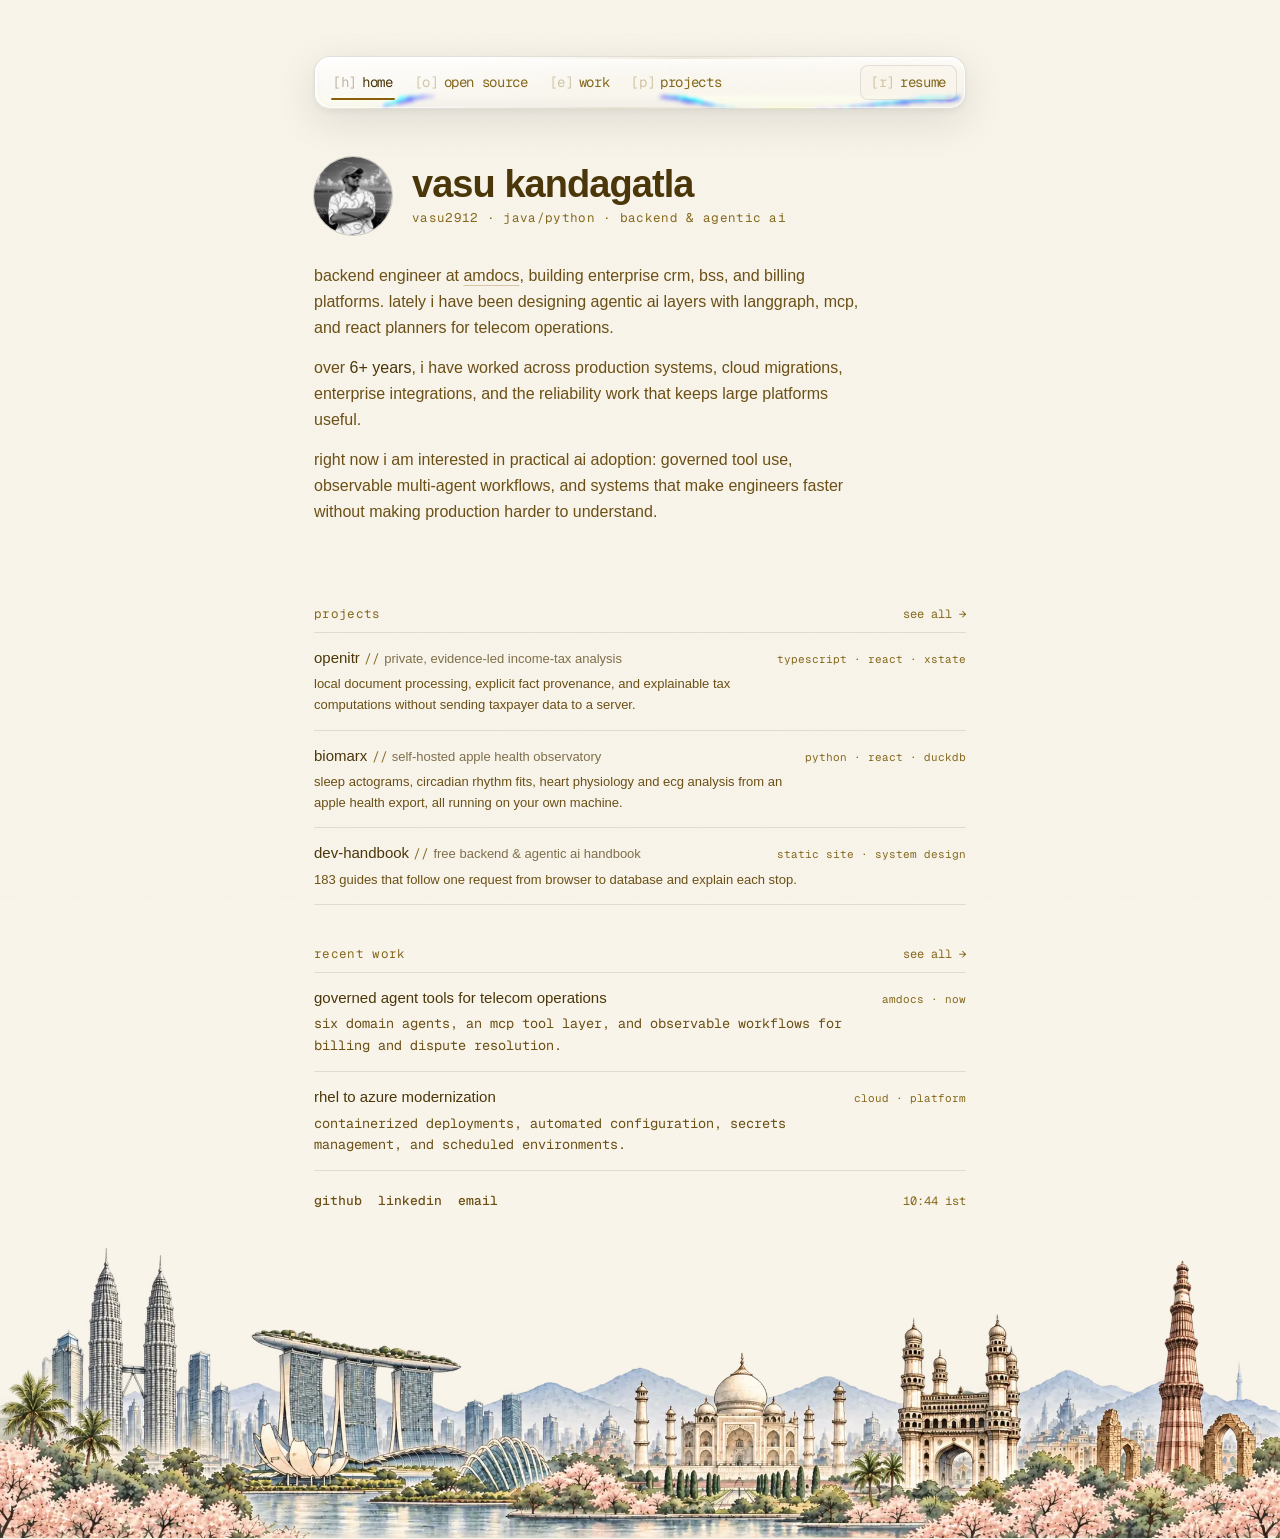
<file: index.html>
<!doctype html>
<html lang="en">

<head>
    <meta charset="utf-8">
    <meta name="viewport" content="width=device-width,initial-scale=1">
    <meta name="description"
        content="Vasu Kandagatla is a backend and agentic AI engineer building reliable enterprise systems.">
    <meta name="theme-color" content="#f8f4ea">
    <title>Vasu Kandagatla — Backend & Agentic AI Engineer</title>
    <link rel="icon" type="image/x-icon" href="assets/favicon.ico">
    <link rel="stylesheet" href="site.css">
</head>
<svg aria-hidden="true" focusable="false" style="position:absolute;width:0;height:0;pointer-events:none">
    <filter id="lg" x="-15%" y="-15%" width="130%" height="130%" color-interpolation-filters="sRGB">
        <feTurbulence type="fractalNoise" baseFrequency="0.0028 0.0055" numOctaves="1" seed="92" result="noise" />
        <feGaussianBlur in="noise" stdDeviation="4.5" result="soft" />
        <feDisplacementMap in="SourceGraphic" in2="soft" scale="230" xChannelSelector="R" yChannelSelector="G"
            result="dispR" />
        <feColorMatrix in="dispR" type="matrix" result="chanR" values="1 0 0 0 0 0 0 0 0 0 0 0 0 0 0 0 0 0 1 0" />
        <feDisplacementMap in="SourceGraphic" in2="soft" scale="185" xChannelSelector="R" yChannelSelector="G"
            result="dispG" />
        <feColorMatrix in="dispG" type="matrix" result="chanG" values="0 0 0 0 0 0 1 0 0 0 0 0 0 0 0 0 0 0 1 0" />
        <feDisplacementMap in="SourceGraphic" in2="soft" scale="140" xChannelSelector="R" yChannelSelector="G"
            result="dispB" />
        <feColorMatrix in="dispB" type="matrix" result="chanB" values="0 0 0 0 0 0 0 0 0 0 0 0 1 0 0 0 0 0 1 0" />
        <feBlend in="chanR" in2="chanG" mode="screen" result="rg" />
        <feBlend in="rg" in2="chanB" mode="screen" />
    </filter>
</svg>

<body><a class="skip" href="#main">Skip to content</a>
    <header class="topbar" aria-label="Primary navigation">
        <nav><a class="nav-link" aria-current="page" href="./"><span class="key">[h]</span>home</a><a class="nav-link"
                href="open-source/"><span class="key">[o]</span>open source</a><a class="nav-link"
                href="experience/"><span class="key">[e]</span>work</a><a class="nav-link" href="projects/"><span
                    class="key">[p]</span>projects</a></nav><a class="resume" href="assets/vasu-kandagatla-resume.pdf"
            download><span class="key">[r]</span>resume</a>
    </header>
    <main class="shell page" id="main">
        <section class="intro">
            <div class="identity"><img class="avatar" src="assets/vasu-avatar.jpg" alt="Vasu Kandagatla" width="78"
                    height="78">
                <div>
                    <h1>vasu kandagatla</h1>
                    <p class="handle">vasu2912 · java/python · backend &amp; agentic ai</p>
                </div>
            </div>
            <p class="intro-copy">backend engineer at <a href="https://www.amdocs.com" target="_blank"
                    rel="noreferrer">amdocs</a>, building enterprise crm, bss, and billing platforms. lately i have been
                designing agentic ai layers with langgraph, mcp, and react planners for telecom operations.</p>
            <p class="intro-copy">over <strong>6+ years</strong>, i have worked across production systems, cloud
                migrations, enterprise integrations, and the reliability work that keeps large platforms useful.</p>
            <p class="intro-copy">right now i am interested in practical ai adoption: governed tool use, observable
                multi-agent workflows, and systems that make engineers faster without making production harder to
                understand.</p>
        </section>
        <section class="section home-projects">
            <div class="section-title">
                <h2>projects</h2><a href="projects/">see all →</a>
            </div>
            <ul class="list">
                <li class="entry"><a class="entry-link" href="https://github.com/vasu2912/OpenITR" target="_blank"
                        rel="noreferrer">
                        <div class="entry-head"><span class="entry-name">openitr <span class="slashes">//</span> <span
                                    class="entry-tagline">private, evidence-led income-tax analysis</span></span><span
                                class="entry-meta">typescript · react · xstate</span></div>
                        <p>local document processing, explicit fact provenance, and explainable tax computations without
                            sending taxpayer data to a server.</p>
                    </a></li>
                <li class="entry"><a class="entry-link" href="https://github.com/vasu2912/biomarx" target="_blank"
                        rel="noreferrer">
                        <div class="entry-head"><span class="entry-name">biomarx <span class="slashes">//</span> <span
                                    class="entry-tagline">self-hosted apple health observatory</span></span><span
                                class="entry-meta">python · react · duckdb</span></div>
                        <p>sleep actograms, circadian rhythm fits, heart physiology and ecg analysis from an apple
                            health export, all running on your own machine.</p>
                    </a></li>
                <li class="entry"><a class="entry-link" href="https://dev-handbook-2kf.pages.dev/" target="_blank"
                        rel="noreferrer">
                        <div class="entry-head"><span class="entry-name">dev-handbook <span class="slashes">//</span>
                                <span class="entry-tagline">free backend &amp; agentic ai handbook</span></span><span
                                class="entry-meta">static site · system design</span></div>
                        <p>183 guides that follow one request from browser to database and explain each stop.</p>
                    </a></li>
            </ul>
        </section>
        <section class="section">
            <div class="section-title">
                <h2>recent work</h2><a href="experience/">see all →</a>
            </div>
            <ul class="list">
                <li class="entry"><a class="entry-link" href="experience/">
                        <div class="entry-head"><span class="entry-name">governed agent tools for telecom
                                operations</span><span class="entry-meta">amdocs · now</span></div>
                        <p>six domain agents, an mcp tool layer, and observable workflows for billing and dispute
                            resolution.</p>
                    </a></li>
                <li class="entry"><a class="entry-link" href="experience/">
                        <div class="entry-head"><span class="entry-name">rhel to azure modernization</span><span
                                class="entry-meta">cloud · platform</span></div>
                        <p>containerized deployments, automated configuration, secrets management, and scheduled
                            environments.</p>
                    </a></li>
            </ul>
        </section>
    </main>
    <footer class="shell footer"><span class="footer-links"><a href="https://github.com/vasu2912" target="_blank"
                rel="noreferrer">github</a><a href="https://www.linkedin.com/in/vasukandagatla/" target="_blank"
                rel="noreferrer">linkedin</a><a href="mailto:vasu.kandagatla@gmail.com">email</a></span><span
            class="clock" data-clock>--:-- ist</span>
        <div class="footer-skyline" aria-hidden="true"><img src="assets/footer-skyline.webp" alt="" loading="lazy"
                decoding="async"></div>
    </footer>
    <script src="site.js"></script>
</file>
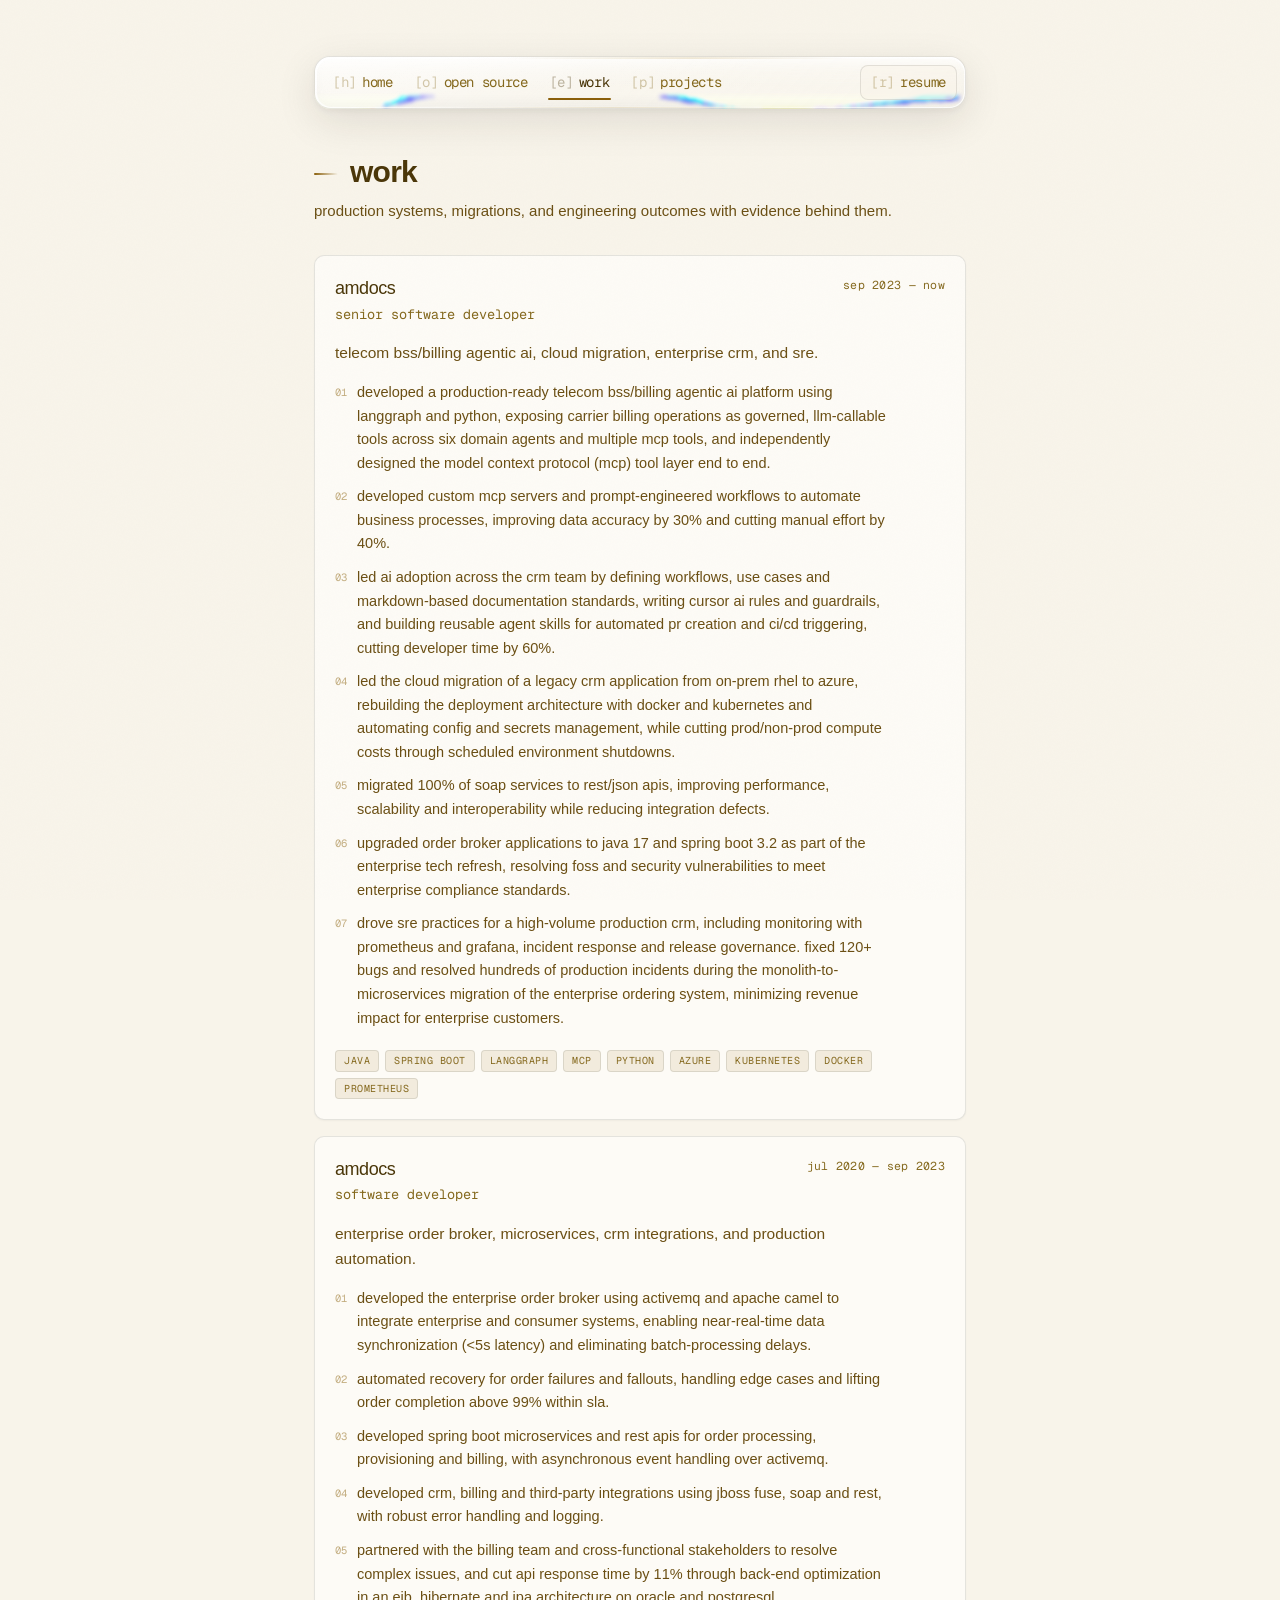
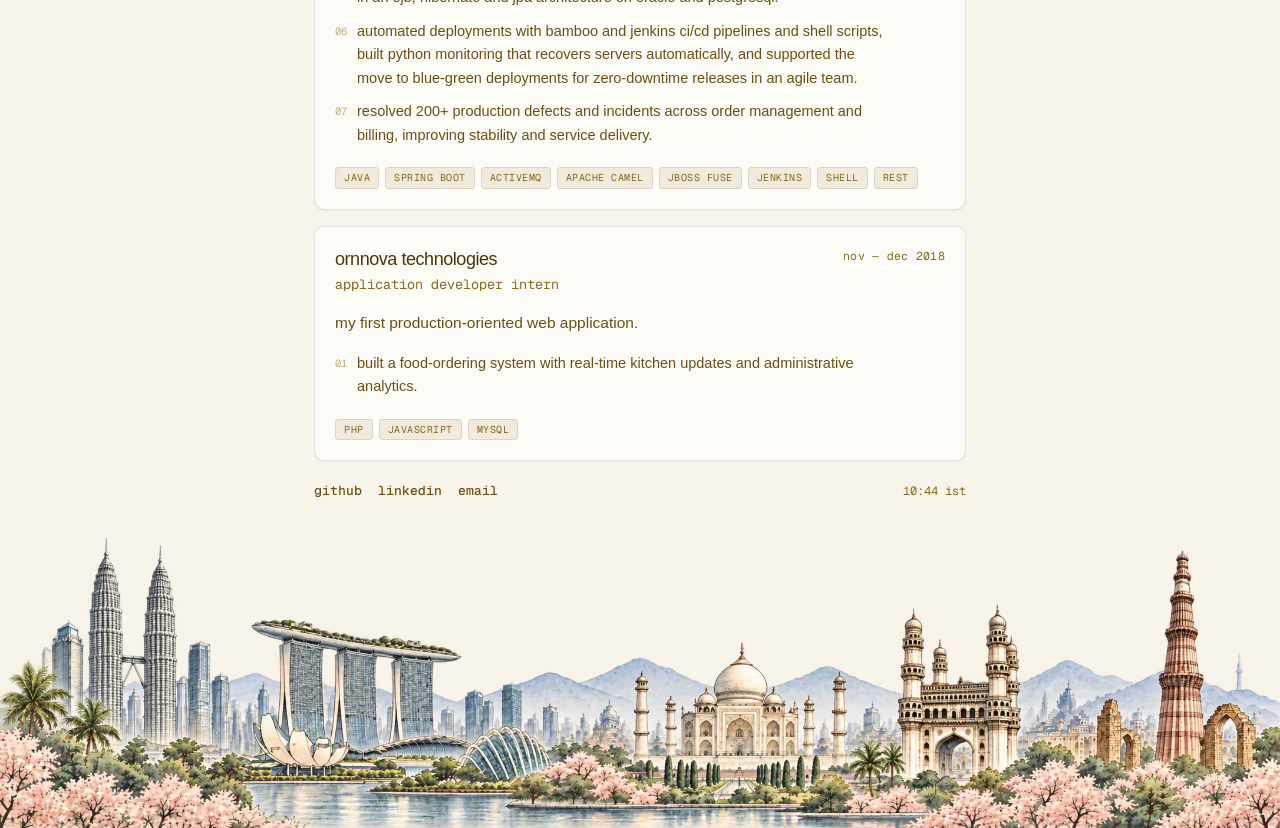
<file: experience/index.html>
<!doctype html>
<html lang="en">

<head>
    <meta charset="utf-8">
    <meta name="viewport" content="width=device-width,initial-scale=1">
    <meta name="description" content="Professional experience of Vasu Kandagatla.">
    <meta name="theme-color" content="#f8f4ea">
    <title>Work · Vasu Kandagatla</title>
    <link rel="icon" type="image/x-icon" href="../assets/favicon.ico">
    <link rel="stylesheet" href="../site.css">
</head>
<body data-depth="child"><a class="skip" href="#main">Skip to content</a><header class="topbar" aria-label="Primary navigation"><nav><a class="nav-link" href="../"><span class="key">[h]</span>home</a><a class="nav-link" href="../open-source/"><span class="key">[o]</span>open source</a><a class="nav-link" aria-current="page" href="./"><span class="key">[e]</span>work</a><a class="nav-link" href="../projects/"><span class="key">[p]</span>projects</a></nav><a class="resume" href="../assets/vasu-kandagatla-resume.pdf" download><span class="key">[r]</span>resume</a></header>
<svg aria-hidden="true" focusable="false" style="position:absolute;width:0;height:0;pointer-events:none">
    <filter id="lg" x="-15%" y="-15%" width="130%" height="130%" color-interpolation-filters="sRGB">
        <feTurbulence type="fractalNoise" baseFrequency="0.0028 0.0055" numOctaves="1" seed="92" result="noise" />
        <feGaussianBlur in="noise" stdDeviation="4.5" result="soft" />
        <feDisplacementMap in="SourceGraphic" in2="soft" scale="230" xChannelSelector="R" yChannelSelector="G"
            result="dispR" />
        <feColorMatrix in="dispR" type="matrix" result="chanR" values="1 0 0 0 0 0 0 0 0 0 0 0 0 0 0 0 0 0 1 0" />
        <feDisplacementMap in="SourceGraphic" in2="soft" scale="185" xChannelSelector="R" yChannelSelector="G"
            result="dispG" />
        <feColorMatrix in="dispG" type="matrix" result="chanG" values="0 0 0 0 0 0 1 0 0 0 0 0 0 0 0 0 0 0 1 0" />
        <feDisplacementMap in="SourceGraphic" in2="soft" scale="140" xChannelSelector="R" yChannelSelector="G"
            result="dispB" />
        <feColorMatrix in="dispB" type="matrix" result="chanB" values="0 0 0 0 0 0 0 0 0 0 0 0 1 0 0 0 0 0 1 0" />
        <feBlend in="chanR" in2="chanG" mode="screen" result="rg" />
        <feBlend in="rg" in2="chanB" mode="screen" />
    </filter>
</svg>
<main class="shell page" id="main">
    <header class="page-head">
        <h1><span class="title-rule"></span>work</h1>
        <p>production systems, migrations, and engineering outcomes with evidence behind them.</p>
    </header>
    <div class="work-list">
        <article class="work-card">
            <div class="work-top">
                <h2>amdocs</h2><time>sep 2023 — now</time><span class="role-name">senior software developer</span>
            </div>
            <p class="work-summary">telecom bss/billing agentic ai, cloud migration, enterprise crm, and sre.</p>
            <ol class="impact-list">
                <li>developed a production-ready telecom bss/billing agentic ai platform using langgraph and python,
                    exposing carrier billing operations as governed, llm-callable tools across six domain agents and
                    multiple mcp tools, and independently designed the model context protocol (mcp) tool layer end to
                    end.</li>
                <li>developed custom mcp servers and prompt-engineered workflows to automate business processes,
                    improving data accuracy by 30% and cutting manual effort by 40%.</li>
                <li>led ai adoption across the crm team by defining workflows, use cases and markdown-based
                    documentation standards, writing cursor ai rules and guardrails, and building reusable agent skills
                    for automated pr creation and ci/cd triggering, cutting developer time by 60%.</li>
                <li>led the cloud migration of a legacy crm application from on-prem rhel to azure, rebuilding the
                    deployment architecture with docker and kubernetes and automating config and secrets management,
                    while cutting prod/non-prod compute costs through scheduled environment shutdowns.</li>
                <li>migrated 100% of soap services to rest/json apis, improving performance, scalability and
                    interoperability while reducing integration defects.</li>
                <li>upgraded order broker applications to java 17 and spring boot 3.2 as part of the enterprise tech
                    refresh, resolving foss and security vulnerabilities to meet enterprise compliance standards.</li>
                <li>drove sre practices for a high-volume production crm, including monitoring with prometheus and
                    grafana, incident response and release governance. fixed 120+ bugs and resolved hundreds of
                    production incidents during the monolith-to-microservices migration of the enterprise ordering
                    system, minimizing revenue impact for enterprise customers.</li>
            </ol>
            <div class="tags"><span>java</span><span>spring
                    boot</span><span>langgraph</span><span>mcp</span><span>python</span><span>azure</span><span>kubernetes</span><span>docker</span><span>prometheus</span></div>
        </article>
        <article class="work-card">
            <div class="work-top">
                <h2>amdocs</h2><time>jul 2020 — sep 2023</time><span class="role-name">software developer</span>
            </div>
            <p class="work-summary">enterprise order broker, microservices, crm integrations, and production automation.</p>
            <ol class="impact-list">
                <li>developed the enterprise order broker using activemq and apache camel to integrate enterprise and
                    consumer systems, enabling near-real-time data synchronization (&lt;5s latency) and eliminating
                    batch-processing delays.</li>
                <li>automated recovery for order failures and fallouts, handling edge cases and lifting order completion
                    above 99% within sla.</li>
                <li>developed spring boot microservices and rest apis for order processing, provisioning and billing,
                    with asynchronous event handling over activemq.</li>
                <li>developed crm, billing and third-party integrations using jboss fuse, soap and rest, with robust
                    error handling and logging.</li>
                <li>partnered with the billing team and cross-functional stakeholders to resolve complex issues, and cut
                    api response time by 11% through back-end optimization in an ejb, hibernate and jpa architecture on
                    oracle and postgresql.</li>
                <li>automated deployments with bamboo and jenkins ci/cd pipelines and shell scripts, built python
                    monitoring that recovers servers automatically, and supported the move to blue-green deployments for
                    zero-downtime releases in an agile team.</li>
                <li>resolved 200+ production defects and incidents across order management and billing, improving
                    stability and service delivery.</li>
            </ol>
            <div class="tags"><span>java</span><span>spring
                    boot</span><span>activemq</span><span>apache
                    camel</span><span>jboss fuse</span><span>jenkins</span><span>shell</span><span>rest</span></div>
        </article>
        <article class="work-card">
            <div class="work-top">
                <h2>ornnova technologies</h2><time>nov — dec 2018</time><span class="role-name">application developer
                    intern</span>
            </div>
            <p class="work-summary">my first production-oriented web application.</p>
            <ol class="impact-list">
                <li>built a food-ordering system with real-time kitchen updates and administrative analytics.</li>
            </ol>
            <div class="tags"><span>php</span><span>javascript</span><span>mysql</span></div>
        </article>
    </div>
</main>
<footer class="shell footer"><span class="footer-links"><a href="https://github.com/vasu2912" target="_blank"
            rel="noreferrer">github</a><a href="https://www.linkedin.com/in/vasukandagatla/" target="_blank"
            rel="noreferrer">linkedin</a><a href="mailto:vasu.kandagatla@gmail.com">email</a></span><span class="clock"
        data-clock>--:-- ist</span>
    <div class="footer-skyline" aria-hidden="true"><img src="../assets/footer-skyline.webp" alt="" loading="lazy"
            decoding="async"></div>
</footer>
<script src="../site.js"></script>
</body>

</html>
</file>
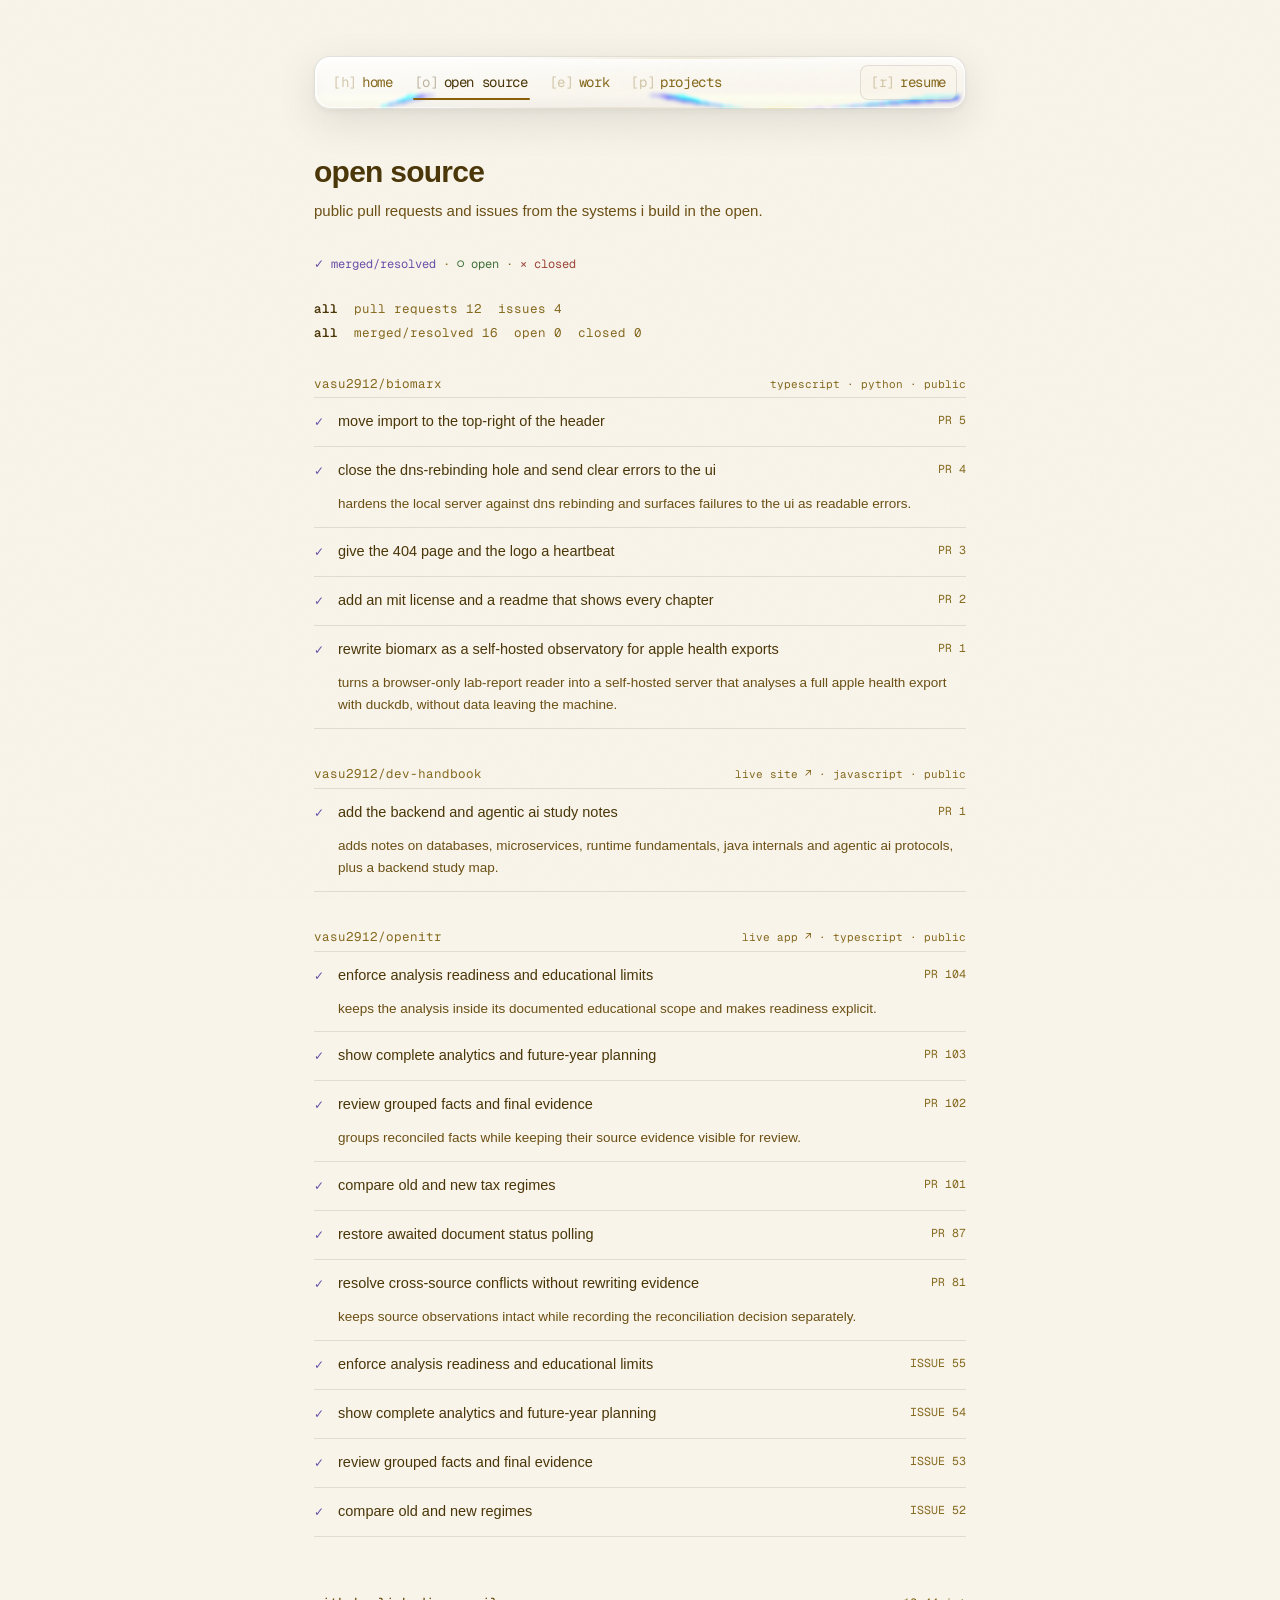
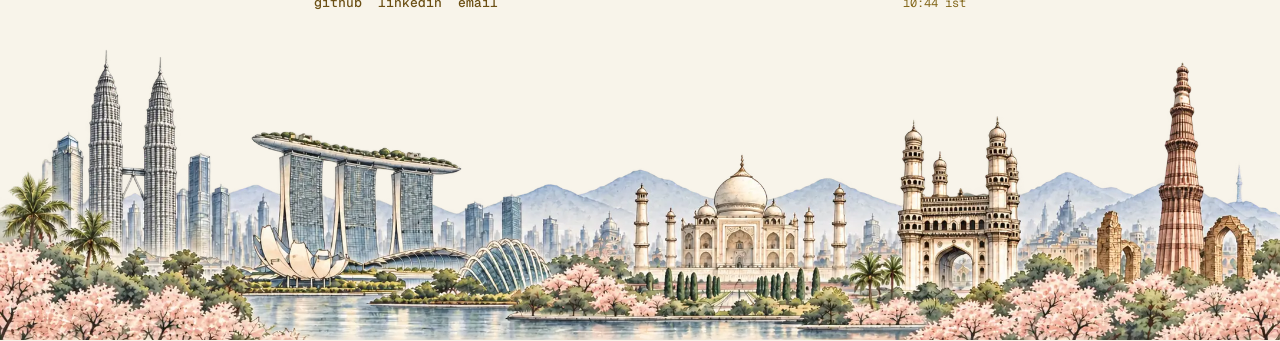
<file: open-source/index.html>
<!doctype html>
<html lang="en">

<head>
    <meta charset="utf-8">
    <meta name="viewport" content="width=device-width,initial-scale=1">
    <meta name="description" content="Public pull requests and issues by Vasu Kandagatla.">
    <meta name="theme-color" content="#f8f4ea">
    <title>Open Source · Vasu Kandagatla</title>
    <link rel="icon" type="image/x-icon" href="../assets/favicon.ico">
    <link rel="stylesheet" href="../site.css">
</head>
<body data-depth="child"><a class="skip" href="#main">Skip to content</a><header class="topbar" aria-label="Primary navigation"><nav><a class="nav-link" href="../"><span class="key">[h]</span>home</a><a class="nav-link" aria-current="page" href="./"><span class="key">[o]</span>open source</a><a class="nav-link" href="../experience/"><span class="key">[e]</span>work</a><a class="nav-link" href="../projects/"><span class="key">[p]</span>projects</a></nav><a class="resume" href="../assets/vasu-kandagatla-resume.pdf" download><span class="key">[r]</span>resume</a></header>
<svg aria-hidden="true" focusable="false" style="position:absolute;width:0;height:0;pointer-events:none">
    <filter id="lg" x="-15%" y="-15%" width="130%" height="130%" color-interpolation-filters="sRGB">
        <feTurbulence type="fractalNoise" baseFrequency="0.0028 0.0055" numOctaves="1" seed="92" result="noise" />
        <feGaussianBlur in="noise" stdDeviation="4.5" result="soft" />
        <feDisplacementMap in="SourceGraphic" in2="soft" scale="230" xChannelSelector="R" yChannelSelector="G"
            result="dispR" />
        <feColorMatrix in="dispR" type="matrix" result="chanR" values="1 0 0 0 0 0 0 0 0 0 0 0 0 0 0 0 0 0 1 0" />
        <feDisplacementMap in="SourceGraphic" in2="soft" scale="185" xChannelSelector="R" yChannelSelector="G"
            result="dispG" />
        <feColorMatrix in="dispG" type="matrix" result="chanG" values="0 0 0 0 0 0 1 0 0 0 0 0 0 0 0 0 0 0 1 0" />
        <feDisplacementMap in="SourceGraphic" in2="soft" scale="140" xChannelSelector="R" yChannelSelector="G"
            result="dispB" />
        <feColorMatrix in="dispB" type="matrix" result="chanB" values="0 0 0 0 0 0 0 0 0 0 0 0 1 0 0 0 0 0 1 0" />
        <feBlend in="chanR" in2="chanG" mode="screen" result="rg" />
        <feBlend in="rg" in2="chanB" mode="screen" />
    </filter>
</svg>
<main class="shell page" id="main">
    <header class="page-head">
        <h1>open source</h1>
        <p>public pull requests and issues from the systems i build in the open.</p>
    </header>
    <div class="legend"><span class="status-merged">✓ merged/resolved</span> · <span class="status-open">○ open</span> ·
        <span class="status-closed">× closed</span></div>
    <div class="filters" aria-label="Contribution filters">
        <div class="filter-row"><button class="filter-button is-active" type="button" data-group="type"
                data-filter="all">all</button><button class="filter-button" type="button" data-group="type"
                data-filter="pr">pull requests 12</button><button class="filter-button" type="button" data-group="type"
                data-filter="issue">issues 4</button></div>
        <div class="filter-row"><button class="filter-button is-active" type="button" data-group="state"
                data-filter="all">all</button><button class="filter-button" type="button" data-group="state"
                data-filter="merged">merged/resolved 16</button><button class="filter-button" type="button"
                data-group="state" data-filter="open">open 0</button><button class="filter-button" type="button"
                data-group="state" data-filter="closed">closed 0</button></div>
    </div>
    <section class="repo-group">
        <div class="repo-title"><a href="https://github.com/vasu2912/biomarx" target="_blank" rel="noreferrer">vasu2912/biomarx</a> <span>typescript · python · public</span></div>
        <ul class="contribution-list">
            <li class="contribution" data-kind="pr" data-state="merged"><a
                    href="https://github.com/vasu2912/biomarx/pull/5" target="_blank" rel="noreferrer"><span
                        class="mark status-merged">✓</span><strong>move import to the top-right of the header</strong><span class="number">PR 5</span></a></li>
            <li class="contribution" data-kind="pr" data-state="merged"><a
                    href="https://github.com/vasu2912/biomarx/pull/4" target="_blank" rel="noreferrer"><span
                        class="mark status-merged">✓</span><strong>close the dns-rebinding hole and send clear errors to the ui</strong><span class="number">PR 4</span>
                    <p>hardens the local server against dns rebinding and surfaces failures to the ui as readable errors.</p>
                </a></li>
            <li class="contribution" data-kind="pr" data-state="merged"><a
                    href="https://github.com/vasu2912/biomarx/pull/3" target="_blank" rel="noreferrer"><span
                        class="mark status-merged">✓</span><strong>give the 404 page and the logo a heartbeat</strong><span class="number">PR 3</span></a></li>
            <li class="contribution" data-kind="pr" data-state="merged"><a
                    href="https://github.com/vasu2912/biomarx/pull/2" target="_blank" rel="noreferrer"><span
                        class="mark status-merged">✓</span><strong>add an mit license and a readme that shows every chapter</strong><span class="number">PR 2</span></a></li>
            <li class="contribution" data-kind="pr" data-state="merged"><a
                    href="https://github.com/vasu2912/biomarx/pull/1" target="_blank" rel="noreferrer"><span
                        class="mark status-merged">✓</span><strong>rewrite biomarx as a self-hosted observatory for apple health exports</strong><span class="number">PR 1</span>
                    <p>turns a browser-only lab-report reader into a self-hosted server that analyses a full apple health export with duckdb, without data leaving the machine.</p>
                </a></li>
        </ul>
    </section>
    <section class="repo-group">
        <div class="repo-title"><a href="https://github.com/vasu2912/dev-handbook" target="_blank" rel="noreferrer">vasu2912/dev-handbook</a> <span><a href="https://dev-handbook-2kf.pages.dev/" target="_blank" rel="noreferrer">live site ↗</a> · javascript · public</span></div>
        <ul class="contribution-list">
            <li class="contribution" data-kind="pr" data-state="merged"><a
                    href="https://github.com/vasu2912/dev-handbook/pull/1" target="_blank" rel="noreferrer"><span
                        class="mark status-merged">✓</span><strong>add the backend and agentic ai study notes</strong><span class="number">PR 1</span>
                    <p>adds notes on databases, microservices, runtime fundamentals, java internals and agentic ai protocols, plus a backend study map.</p>
                </a></li>
        </ul>
    </section>
    <section class="repo-group">
        <div class="repo-title"><a href="https://github.com/vasu2912/OpenITR" target="_blank" rel="noreferrer">vasu2912/openitr</a> <span><a href="https://openitr.vasu-kandagatla.workers.dev" target="_blank" rel="noreferrer">live app ↗</a> · typescript · public</span></div>
        <ul class="contribution-list">
            <li class="contribution" data-kind="pr" data-state="merged"><a
                    href="https://github.com/vasu2912/OpenITR/pull/104" target="_blank" rel="noreferrer"><span
                        class="mark status-merged">✓</span><strong>enforce analysis readiness and educational
                        limits</strong><span class="number">PR 104</span>
                    <p>keeps the analysis inside its documented educational scope and makes readiness explicit.</p>
                </a></li>
            <li class="contribution" data-kind="pr" data-state="merged"><a
                    href="https://github.com/vasu2912/OpenITR/pull/103" target="_blank" rel="noreferrer"><span
                        class="mark status-merged">✓</span><strong>show complete analytics and future-year
                        planning</strong><span class="number">PR 103</span></a></li>
            <li class="contribution" data-kind="pr" data-state="merged"><a
                    href="https://github.com/vasu2912/OpenITR/pull/102" target="_blank" rel="noreferrer"><span
                        class="mark status-merged">✓</span><strong>review grouped facts and final evidence</strong><span
                        class="number">PR 102</span>
                    <p>groups reconciled facts while keeping their source evidence visible for review.</p>
                </a></li>
            <li class="contribution" data-kind="pr" data-state="merged"><a
                    href="https://github.com/vasu2912/OpenITR/pull/101" target="_blank" rel="noreferrer"><span
                        class="mark status-merged">✓</span><strong>compare old and new tax regimes</strong><span
                        class="number">PR 101</span></a></li>
            <li class="contribution" data-kind="pr" data-state="merged"><a
                    href="https://github.com/vasu2912/OpenITR/pull/87" target="_blank" rel="noreferrer"><span
                        class="mark status-merged">✓</span><strong>restore awaited document status polling</strong><span
                        class="number">PR 87</span></a></li>
            <li class="contribution" data-kind="pr" data-state="merged"><a
                    href="https://github.com/vasu2912/OpenITR/pull/81" target="_blank" rel="noreferrer"><span
                        class="mark status-merged">✓</span><strong>resolve cross-source conflicts without rewriting
                        evidence</strong><span class="number">PR 81</span>
                    <p>keeps source observations intact while recording the reconciliation decision separately.</p>
                </a></li>
            <li class="contribution" data-kind="issue" data-state="merged"><a
                    href="https://github.com/vasu2912/OpenITR/issues/55" target="_blank" rel="noreferrer"><span
                        class="mark status-merged">✓</span><strong>enforce analysis readiness and educational
                        limits</strong><span class="number">ISSUE 55</span></a></li>
            <li class="contribution" data-kind="issue" data-state="merged"><a
                    href="https://github.com/vasu2912/OpenITR/issues/54" target="_blank" rel="noreferrer"><span
                        class="mark status-merged">✓</span><strong>show complete analytics and future-year
                        planning</strong><span class="number">ISSUE 54</span></a></li>
            <li class="contribution" data-kind="issue" data-state="merged"><a
                    href="https://github.com/vasu2912/OpenITR/issues/53" target="_blank" rel="noreferrer"><span
                        class="mark status-merged">✓</span><strong>review grouped facts and final evidence</strong><span
                        class="number">ISSUE 53</span></a></li>
            <li class="contribution" data-kind="issue" data-state="merged"><a
                    href="https://github.com/vasu2912/OpenITR/issues/52" target="_blank" rel="noreferrer"><span
                        class="mark status-merged">✓</span><strong>compare old and new regimes</strong><span
                        class="number">ISSUE 52</span></a></li>
        </ul>
    </section>
    <p class="empty-filter" data-empty-filter>No contributions match this filter.</p>
</main>
<footer class="shell footer"><span class="footer-links"><a href="https://github.com/vasu2912" target="_blank"
            rel="noreferrer">github</a><a href="https://www.linkedin.com/in/vasukandagatla/" target="_blank"
            rel="noreferrer">linkedin</a><a href="mailto:vasu.kandagatla@gmail.com">email</a></span><span class="clock"
        data-clock>--:-- ist</span>
    <div class="footer-skyline" aria-hidden="true"><img src="../assets/footer-skyline.webp" alt="" loading="lazy"
            decoding="async"></div>
</footer>
<script src="../site.js"></script>
</body>

</html>
</file>
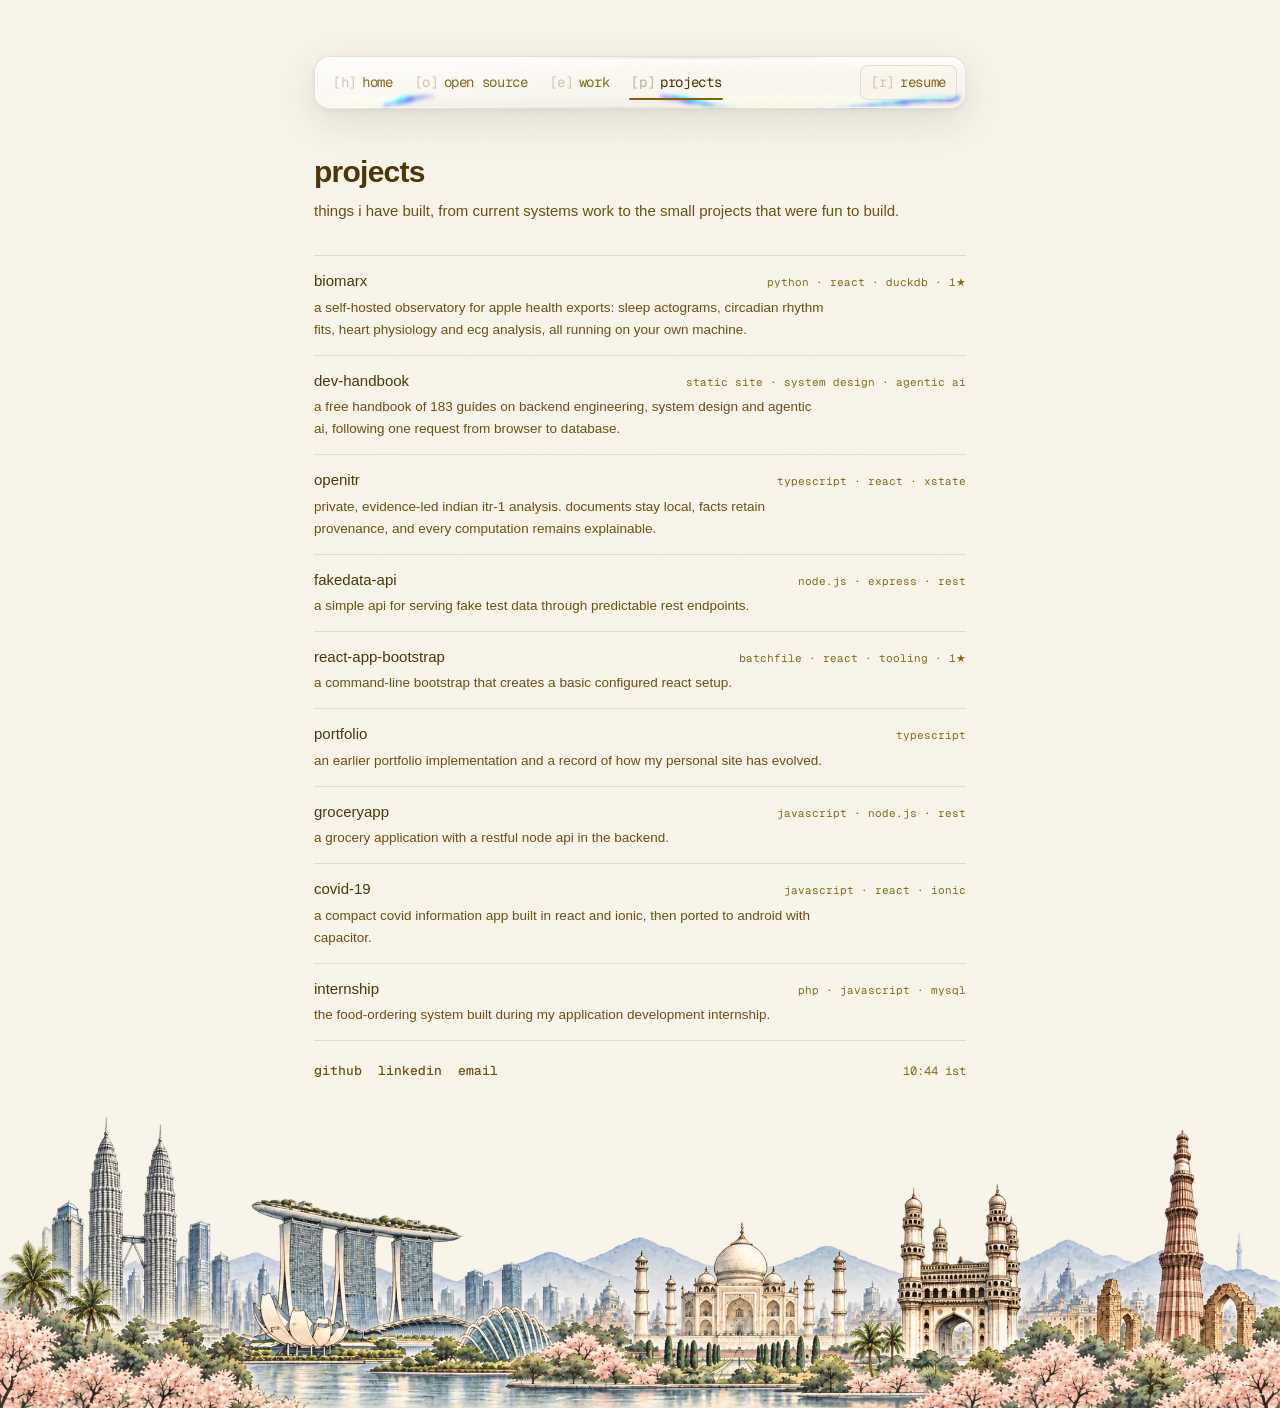
<file: projects/index.html>
<!doctype html>
<html lang="en">

<head>
    <meta charset="utf-8">
    <meta name="viewport" content="width=device-width,initial-scale=1">
    <meta name="description" content="Selected public projects by Vasu Kandagatla.">
    <meta name="theme-color" content="#f8f4ea">
    <title>Projects · Vasu Kandagatla</title>
    <link rel="icon" type="image/x-icon" href="../assets/favicon.ico">
    <link rel="stylesheet" href="../site.css">
</head>
<body data-depth="child"><a class="skip" href="#main">Skip to content</a><header class="topbar" aria-label="Primary navigation"><nav><a class="nav-link" href="../"><span class="key">[h]</span>home</a><a class="nav-link" href="../open-source/"><span class="key">[o]</span>open source</a><a class="nav-link" href="../experience/"><span class="key">[e]</span>work</a><a class="nav-link" aria-current="page" href="./"><span class="key">[p]</span>projects</a></nav><a class="resume" href="../assets/vasu-kandagatla-resume.pdf" download><span class="key">[r]</span>resume</a></header>
<svg aria-hidden="true" focusable="false" style="position:absolute;width:0;height:0;pointer-events:none">
    <filter id="lg" x="-15%" y="-15%" width="130%" height="130%" color-interpolation-filters="sRGB">
        <feTurbulence type="fractalNoise" baseFrequency="0.0028 0.0055" numOctaves="1" seed="92" result="noise" />
        <feGaussianBlur in="noise" stdDeviation="4.5" result="soft" />
        <feDisplacementMap in="SourceGraphic" in2="soft" scale="230" xChannelSelector="R" yChannelSelector="G"
            result="dispR" />
        <feColorMatrix in="dispR" type="matrix" result="chanR" values="1 0 0 0 0 0 0 0 0 0 0 0 0 0 0 0 0 0 1 0" />
        <feDisplacementMap in="SourceGraphic" in2="soft" scale="185" xChannelSelector="R" yChannelSelector="G"
            result="dispG" />
        <feColorMatrix in="dispG" type="matrix" result="chanG" values="0 0 0 0 0 0 1 0 0 0 0 0 0 0 0 0 0 0 1 0" />
        <feDisplacementMap in="SourceGraphic" in2="soft" scale="140" xChannelSelector="R" yChannelSelector="G"
            result="dispB" />
        <feColorMatrix in="dispB" type="matrix" result="chanB" values="0 0 0 0 0 0 0 0 0 0 0 0 1 0 0 0 0 0 1 0" />
        <feBlend in="chanR" in2="chanG" mode="screen" result="rg" />
        <feBlend in="rg" in2="chanB" mode="screen" />
    </filter>
</svg>
<main class="shell page" id="main">
    <header class="page-head">
        <h1>projects</h1>
        <p>things i have built, from current systems work to the small projects that were fun to build.</p>
    </header>
    <ul class="project-list">
        <li><a href="https://github.com/vasu2912/biomarx" target="_blank" rel="noreferrer">
                <div class="project-row"><strong>biomarx</strong><span class="meta">python · react · duckdb · 1★</span>
                </div>
                <p>a self-hosted observatory for apple health exports: sleep actograms, circadian rhythm fits, heart
                    physiology and ecg analysis, all running on your own machine.</p>
            </a></li>
        <li><a href="https://dev-handbook-2kf.pages.dev/" target="_blank" rel="noreferrer">
                <div class="project-row"><strong>dev-handbook</strong><span class="meta">static site · system design ·
                        agentic ai</span></div>
                <p>a free handbook of 183 guides on backend engineering, system design and agentic ai, following one
                    request from browser to database.</p>
            </a></li>
        <li><a href="https://openitr.vasu-kandagatla.workers.dev" target="_blank" rel="noreferrer">
                <div class="project-row"><strong>openitr</strong><span class="meta">typescript · react · xstate</span>
                </div>
                <p>private, evidence-led indian itr-1 analysis. documents stay local, facts retain provenance, and every
                    computation remains explainable.</p>
            </a></li>
        <li><a href="https://github.com/vasu2912/FakeData-API" target="_blank" rel="noreferrer">
                <div class="project-row"><strong>fakedata-api</strong><span class="meta">node.js · express · rest</span>
                </div>
                <p>a simple api for serving fake test data through predictable rest endpoints.</p>
            </a></li>
        <li><a href="https://github.com/vasu2912/React-App-BootStrap" target="_blank" rel="noreferrer">
                <div class="project-row"><strong>react-app-bootstrap</strong><span class="meta">batchfile · react ·
                        tooling · 1★</span></div>
                <p>a command-line bootstrap that creates a basic configured react setup.</p>
            </a></li>
        <li><a href="https://github.com/vasu2912/portfolio" target="_blank" rel="noreferrer">
                <div class="project-row"><strong>portfolio</strong><span class="meta">typescript</span></div>
                <p>an earlier portfolio implementation and a record of how my personal site has evolved.</p>
            </a></li>
        <li><a href="https://github.com/vasu2912/GroceryApp" target="_blank" rel="noreferrer">
                <div class="project-row"><strong>groceryapp</strong><span class="meta">javascript · node.js ·
                        rest</span></div>
                <p>a grocery application with a restful node api in the backend.</p>
            </a></li>
        <li><a href="https://github.com/vasu2912/covid-19" target="_blank" rel="noreferrer">
                <div class="project-row"><strong>covid-19</strong><span class="meta">javascript · react · ionic</span>
                </div>
                <p>a compact covid information app built in react and ionic, then ported to android with capacitor.</p>
            </a></li>
        <li><a href="https://github.com/vasu2912/Internship" target="_blank" rel="noreferrer">
                <div class="project-row"><strong>internship</strong><span class="meta">php · javascript · mysql</span>
                </div>
                <p>the food-ordering system built during my application development internship.</p>
            </a></li>
    </ul>
</main>
<footer class="shell footer"><span class="footer-links"><a href="https://github.com/vasu2912" target="_blank"
            rel="noreferrer">github</a><a href="https://www.linkedin.com/in/vasukandagatla/" target="_blank"
            rel="noreferrer">linkedin</a><a href="mailto:vasu.kandagatla@gmail.com">email</a></span><span class="clock"
        data-clock>--:-- ist</span>
    <div class="footer-skyline" aria-hidden="true"><img src="../assets/footer-skyline.webp" alt="" loading="lazy"
            decoding="async"></div>
</footer>
<script src="../site.js"></script>
</body>

</html>
</file>
<file: site.css>
@import url("https://fonts.googleapis.com/css2?family=Geist+Mono:wght@400;500;600&display=swap");

body>svg[aria-hidden] {
    position: absolute;
    width: 0;
    height: 0;
    pointer-events: none
}

@font-face {
    font-family: cabinetGrotesk;
    src: url(https://cdn.fontshare.com/wf/J2PZYZURCR7HNQKXCZ4VXYA3K5FFCCLT/PZSZLWHMBCE7FFGOUYDEU33FAESUMA3X/JFDL5FBAQ2WMYL3LGKSCZKAIFCS2UQ63.woff2)format("woff2");
    font-weight: 100 900;
    font-display: swap
}

@font-face {
    font-family: "cabinetGrotesk Fallback";
    src: local(Arial);
    ascent-override: 84.24%;
    descent-override: 27.11%;
    line-gap-override: 8.71%;
    size-adjust: 103.28%
}

:root {
    color-scheme: light;
    --bg: #f8f4ea;
    --paper: #f8f4ea;
    --surface: #fdfbf6;
    --ink: #4a3608;
    --ink-soft: #6b4f14;
    --ink-faint: #85691e;
    --muted: #806f49;
    --gold: #8a5f0a;
    --gold-bright: #a8801f;
    --rule: #231b121c;
    --rule-strong: #231b1233;
    --green: #3f6f36;
    --red: #9c4436;
    --violet: #6b4fa8;
    --max: 652px;
    --sans: cabinetGrotesk, "cabinetGrotesk Fallback", Arial, sans-serif;
    --mono: "Geist Mono", ui-monospace, SFMono-Regular, monospace
}

* {
    box-sizing: border-box;
    border: 0;
    margin: 0;
    padding: 0
}

html {
    scroll-behavior: smooth
}

html,
body {
    overflow-x: clip
}

body {
    background: var(--bg);
    color: var(--ink);
    font: 400 16px/1.625 var(--sans);
    -webkit-font-smoothing: antialiased;
    text-rendering: optimizelegibility
}

body:before {
    content: "";
    position: fixed;
    inset: 0;
    pointer-events: none;
    z-index: 0;
    opacity: .02;
    background-image: url("data:image/svg+xml,%3Csvg xmlns='http://www.w3.org/2000/svg' width='140' height='140'%3E%3Cfilter id='n'%3E%3CfeTurbulence type='fractalNoise' baseFrequency='0.85' numOctaves='3'/%3E%3C/filter%3E%3Crect width='140' height='140' filter='url(%23n)'/%3E%3C/svg%3E")
}

a {
    color: inherit;
    text-decoration: none
}

::selection {
    background: var(--gold-bright);
    color: var(--paper)
}

:where(a, button, [tabindex]):focus-visible {
    outline: 2px solid var(--gold);
    outline-offset: 3px;
    border-radius: 3px
}

.shell {
    width: min(calc(100% - 40px), var(--max));
    margin-inline: auto
}

.skip {
    position: fixed;
    left: 14px;
    top: 14px;
    z-index: 30;
    transform: translateY(-160%);
    padding: 8px 11px;
    border-radius: 8px;
    background: var(--ink);
    color: var(--paper)
}

.skip:focus {
    transform: none
}

.topbar {
    position: sticky;
    isolation: isolate;
    z-index: 50;
    top: 16px;
    display: flex;
    align-items: center;
    gap: 8px;
    width: min(calc(100% - 48px), var(--max));
    height: 53px;
    margin: 56px auto 48px;
    padding: 8px;
    border: 1px solid rgba(35, 27, 18, .11);
    border-radius: 16px;
    background: linear-gradient(135deg, #ffffff8c 0%, #ffffff3d 42%, #fdfbf657 100%);
    box-shadow: inset 0 1px 1px #ffffffe6, inset 0 2px 6px #ffffff73, inset 1px 0 #ffffff73, inset -1px 0 #ffffff73, inset 0 -1px 1px #ffffff52, inset 0 -6px 12px #231b120a, 0 2px 6px #231b120d, 0 12px 40px #231b121c;
    -webkit-backdrop-filter: url(#lg) blur(2px) saturate(210%) brightness(1.06);
    backdrop-filter: url(#lg) blur(2px) saturate(210%) brightness(1.06);
    transition: border-color .3s
}

.topbar:before {
    content: "";
    position: absolute;
    inset: 0;
    border-radius: inherit;
    pointer-events: none;
    z-index: -1;
    background: linear-gradient(#ffffff9e 0%, #ffffff24 30%, #0000 58%), radial-gradient(120% 190% at 8% -30%, #ffffff8c 0%, #0000 55%)
}

.topbar:after {
    content: "";
    position: absolute;
    inset: 0;
    padding: 1.5px;
    border-radius: inherit;
    pointer-events: none;
    z-index: -1;
    background: linear-gradient(145deg, #fffffff2 0%, #ffffff40 26%, #b08a2c2e 52%, #ffffff2e 74%, #ffffffb3 100%);
    -webkit-mask: linear-gradient(#000 0 0) content-box, linear-gradient(#000 0 0);
    mask: linear-gradient(#000 0 0) content-box, linear-gradient(#000 0 0);
    -webkit-mask-composite: xor;
    mask-composite: exclude
}

.topbar nav {
    display: flex;
    align-items: center;
    gap: 2px;
    min-width: 0
}

.nav-link,
.resume {
    position: relative;
    display: flex;
    align-items: baseline;
    gap: 6px;
    padding: 6px 10px;
    border-radius: 6px;
    color: #85691e;
    font: 400 14px/21px var(--mono);
    letter-spacing: -.025em;
    text-decoration: none;
    white-space: nowrap;
    transition: color .2s, background-color .2s, border-color .2s
}

.nav-link:hover {
    color: var(--ink);
    background: #efe8d8b3
}

.nav-link:after {
    content: "";
    position: absolute;
    left: 8px;
    right: 8px;
    bottom: -1px;
    height: 2px;
    border-radius: 999px;
    background: #8a5f0a;
    transform: scaleX(0);
    transform-origin: left;
    transition: transform .3s
}

.nav-link[aria-current="page"] {
    color: var(--ink)
}

.nav-link[aria-current="page"]:after {
    transform: scaleX(1)
}

.key {
    opacity: .35;
    transition: opacity .2s
}

.nav-link:hover .key,
.resume:hover .key {
    opacity: .7
}

.resume {
    margin-left: auto;
    border: 1px solid rgba(35, 27, 18, .11);
    border-radius: 8px;
    background: #f8f4ea99
}

.resume:hover {
    color: #8a5f0a;
    border-color: #8a5f0a66
}

.page {
    min-height: calc(100vh - 128px)
}

.page-head {
    margin-bottom: 32px
}

.page-head h1 {
    margin: 0 0 12px;
    font: 600 30px/1 var(--sans);
    letter-spacing: -.025em
}

.page-head p {
    margin: 0;
    color: var(--ink-soft);
    font-size: 15px;
    line-height: 1.625
}

.title-rule {
    display: inline-block;
    width: 1.5rem;
    height: 2px;
    margin-right: 12px;
    vertical-align: middle;
    border-radius: 2px;
    background: linear-gradient(to right, var(--gold), transparent)
}

.intro {
    padding: 0 0 40px
}

.identity {
    display: flex;
    align-items: center;
    gap: 20px;
    margin-bottom: 28px
}

.avatar {
    display: grid;
    place-items: center;
    flex: 0 0 auto;
    width: 78px;
    height: 78px;
    border-radius: 50%;
    box-shadow: 0 0 0 1px var(--rule-strong);
    object-fit: cover;
    background: linear-gradient(145deg, #5c4617, #2d2108);
    color: #f8f4ea;
    font: 600 24px/1 var(--mono);
    letter-spacing: -.08em
}

.identity h1 {
    margin: 0 0 6px;
    font: 600 38px/1 var(--sans);
    letter-spacing: -.025em
}

.handle {
    margin: 0;
    color: var(--ink-faint);
    font: 400 12.5px/1.5 var(--mono);
    letter-spacing: .025em
}

.intro-copy {
    max-width: 62ch;
    margin: 0 0 14px;
    color: var(--ink-soft);
    font-size: 16px;
    line-height: 1.625
}

.intro-copy:last-child {
    margin-bottom: 0
}

.intro-copy strong {
    color: var(--ink);
    font-weight: 500
}

.intro-copy a {
    text-decoration: underline;
    text-decoration-color: #8a5f0a4d;
    text-underline-offset: 4px;
    transition: text-decoration-color .2s
}

.intro-copy a:hover {
    text-decoration-color: var(--gold)
}

.list {
    margin: 0;
    padding: 0;
    list-style: none
}

.section {
    margin-top: 40px
}

.section-title {
    display: flex;
    align-items: baseline;
    justify-content: space-between;
    gap: 12px;
    margin-bottom: 0;
    padding-bottom: 8px;
    border-bottom: 1px solid var(--rule)
}

.section-title h2 {
    margin: 0;
    color: var(--ink-faint);
    font: 400 12.5px/1.5 var(--mono);
    letter-spacing: .025em
}

.section-title a {
    color: var(--ink-faint);
    font: 400 12px/1.5 var(--mono);
    transition: color .15s;
    white-space: nowrap
}

.section-title a:hover {
    color: var(--gold)
}

.entry {
    border-bottom: 1px solid var(--rule)
}

.entry-link {
    display: block;
    padding: 14px 0;
    text-decoration: none
}

.entry-head {
    display: flex;
    align-items: baseline;
    gap: 16px;
    margin-bottom: 4px
}

.entry-name {
    color: var(--ink);
    font: 500 15px/1.5 var(--sans);
    transition: color .15s
}

.slashes {
    color: var(--ink-faint);
    font: 400 13px/1.5 var(--mono);
    font-weight: 400
}

.entry-meta {
    margin-left: auto;
    color: var(--ink-faint);
    font: 400 11px/1.45 var(--mono);
    text-align: right;
    white-space: nowrap
}

.entry p {
    max-width: 68ch;
    margin: 0;
    color: var(--ink-soft);
    font: 400 13.5px/1.625 var(--mono)
}

.entry-link:hover .entry-name {
    color: var(--gold)
}

.home-projects .entry-tagline {
    color: var(--muted);
    font-size: 13px;
    font-weight: 400
}

.home-projects .entry p {
    font: 400 13px/1.625 var(--sans)
}

.project-list {
    margin: 0;
    padding: 0;
    border-top: 1px solid var(--rule);
    list-style: none
}

.project-list li {
    border-bottom: 1px solid var(--rule)
}

.project-list a {
    display: block;
    padding: 14px 0;
    text-decoration: none
}

.project-list .project-row {
    display: flex;
    align-items: baseline;
    gap: 18px;
    margin-bottom: 4px
}

.project-list strong {
    color: var(--ink);
    font: 500 15px/1.5 var(--sans);
    transition: color .15s
}

.project-list .meta {
    margin-left: auto;
    color: var(--ink-faint);
    font: 400 11px/1.5 var(--mono);
    white-space: nowrap
}

.project-list p {
    max-width: 68ch;
    margin: 0;
    color: var(--ink-soft);
    font-size: 13.5px;
    line-height: 1.625
}

.project-list a:hover strong {
    color: var(--gold)
}

.work-list {
    display: grid;
    gap: 16px;
    margin-top: 32px
}

.work-card {
    padding: 20px;
    border: 1px solid var(--rule);
    border-radius: 10px;
    background: var(--surface);
    box-shadow: 0 1px 2px #231b120a;
    transition: border-color .22s, box-shadow .22s, transform .22s
}

.work-card:hover {
    border-color: var(--rule-strong);
    box-shadow: 0 4px 14px #231b1212
}

.work-top {
    display: grid;
    grid-template-columns: 1fr auto;
    gap: 2px 12px
}

.work-top h2 {
    margin: 0;
    font: 500 18px/1.4 var(--sans);
    letter-spacing: -.025em
}

.work-top time {
    color: var(--ink-faint);
    font: 400 11.5px/1.5 var(--mono);
    letter-spacing: .025em;
    white-space: nowrap
}

.role-name {
    color: var(--ink-faint);
    font: 400 13.5px/1.5 var(--mono);
    grid-column: 1
}

.work-summary {
    max-width: 62ch;
    margin: 16px 0;
    color: var(--ink-soft);
    font-size: 15.5px;
    line-height: 1.625
}

.impact-list {
    margin: 0 0 20px;
    padding: 0;
    list-style: none;
    counter-reset: impact;
    max-width: 62ch
}

.impact-list li {
    position: relative;
    margin: 0 0 10px;
    padding-left: 22px;
    color: var(--ink-soft);
    font-size: 14.5px;
    line-height: 1.625
}

.impact-list li:before {
    content: counter(impact, decimal-leading-zero);
    position: absolute;
    left: 0;
    top: 2px;
    color: #8a5f0a80;
    font: 400 10.5px/1.8 var(--mono);
    font-variant-numeric: tabular-nums;
    counter-increment: impact
}

.tags {
    display: flex;
    flex-wrap: wrap;
    gap: 6px
}

.tags span {
    padding: 3px 8px;
    border: 1px solid var(--rule);
    border-radius: 4px;
    background: #efe8d8cc;
    color: var(--ink-faint);
    font: 400 10px/1.35 var(--mono);
    letter-spacing: .05em;
    text-transform: uppercase
}

.filters {
    display: flex;
    flex-direction: column;
    gap: 4px;
    margin: 24px 0 32px
}

.filter-row {
    display: flex;
    flex-wrap: wrap;
    gap: 4px 16px;
    margin-bottom: 0
}

.filter-button {
    padding: 0;
    border: 0;
    background: transparent;
    color: var(--ink-faint);
    font: 400 12.5px/1.6 var(--mono);
    cursor: pointer;
    transition: color .15s
}

.filter-button:hover {
    color: var(--gold)
}

.filter-button.is-active {
    color: var(--ink);
    font-weight: 600
}

.legend {
    margin: 6px 0 24px;
    color: var(--ink-faint);
    font: 400 12px/1.6 var(--mono)
}

.status-merged {
    color: var(--violet)
}

.status-open {
    color: var(--green)
}

.status-closed {
    color: var(--red)
}

.repo-group {
    margin-bottom: 36px
}

.repo-group.is-hidden {
    display: none
}

.repo-title {
    display: flex;
    align-items: baseline;
    justify-content: space-between;
    gap: 12px;
    margin-bottom: 4px;
    font: 400 12.5px/1.5 var(--mono)
}

.repo-title a {
    color: var(--ink-faint);
    text-decoration: none;
    transition: color .15s
}

.repo-title a:hover {
    color: var(--gold)
}

.repo-title span {
    color: var(--ink-faint);
    font-size: 11px;
    font-variant-numeric: tabular-nums
}

.contribution-list {
    margin: 0;
    padding: 0;
    list-style: none;
    border-top: 1px solid var(--rule)
}

.contribution {
    border-bottom: 1px solid var(--rule)
}

.contribution.is-hidden {
    display: none
}

.contribution a {
    display: grid;
    grid-template-columns: 14px 1fr auto;
    gap: 10px;
    padding: 12px 0;
    text-decoration: none
}

.contribution .mark {
    flex: 0 0 auto;
    width: 12px;
    color: var(--violet);
    font: 400 12px/24px var(--mono)
}

.contribution strong {
    color: var(--ink);
    font: 400 14.5px/1.6 var(--sans);
    transition: color .15s
}

.contribution .number {
    color: var(--ink-faint);
    font: 400 11.5px/1.8 var(--mono);
    font-variant-numeric: tabular-nums;
    white-space: nowrap
}

.contribution a:hover strong {
    color: var(--gold)
}

.contribution p {
    grid-column: 2/4;
    margin: 0;
    color: var(--ink-soft);
    font-size: 13.5px;
    line-height: 1.625
}

.empty-filter {
    display: none;
    color: var(--muted);
    font-size: 13px
}

.empty-filter.is-visible {
    display: block
}

.footer {
    position: relative;
    display: grid;
    grid-template-columns: minmax(0, 1fr) auto;
    align-items: center;
    gap: 32px 20px;
    padding: 20px 0 0;
    color: var(--ink-faint);
    font: 400 13px/1.6 var(--mono)
}

.footer-links {
    display: flex;
    flex-wrap: wrap;
    gap: 4px 16px
}

.footer-links a {
    color: var(--ink-soft);
    font-weight: 500;
    text-decoration: none;
    transition: color .15s
}

.footer-links a:hover {
    color: var(--gold)
}

.clock {
    margin-left: auto;
    color: var(--ink-faint);
    font-variant-numeric: tabular-nums;
    font-size: 12px;
    white-space: nowrap
}

.footer-skyline {
    grid-column: 1/-1;
    position: relative;
    left: 50%;
    transform: translateX(-50%);
    width: 100vw;
    aspect-ratio: 1568/523;
    pointer-events: none;
    user-select: none
}

.footer-skyline img {
    display: block;
    width: 100%;
    height: auto
}

@media(max-width:640px) {
    .shell {
        width: min(calc(100% - 32px), var(--max))
    }

    .topbar {
        top: 8px;
        width: calc(100% - 32px);
        height: auto;
        margin: 16px auto 24px;
        overflow-x: auto;
        scrollbar-width: none;
        -ms-overflow-style: none;
        border-radius: 16px
    }

    .topbar::-webkit-scrollbar {
        display: none
    }

    .topbar nav {
        gap: 2px;
        min-width: max-content
    }

    .nav-link {
        padding: 5px 8px;
        font-size: 13px
    }

    .nav-link .key {
        display: none
    }

    .resume {
        padding: 5px 8px;
        font-size: 13px;
        flex-shrink: 0
    }

    .resume .key {
        display: none
    }

    .identity {
        gap: 16px
    }

    .avatar {
        width: 68px;
        height: 68px;
        font-size: 20px
    }

    .identity h1 {
        font-size: 30px
    }

    .handle {
        font-size: 12px
    }

    .intro-copy {
        font-size: 15.5px
    }

    .page-head h1 {
        font-size: 26px
    }

    .entry-head {
        align-items: flex-start;
        flex-direction: column;
        gap: 2px
    }

    .entry-meta {
        margin-left: 0;
        text-align: left
    }

    .project-list .project-row {
        align-items: flex-start;
        flex-direction: column;
        gap: 2px
    }

    .project-list .meta {
        margin-left: 0;
        text-align: left
    }

    .work-card {
        padding: 16px
    }

    .work-top {
        grid-template-columns: 1fr
    }

    .work-top time {
        grid-row: 1;
        grid-column: 2;
        justify-self: end
    }

    .role-name {
        grid-column: 1;
        grid-row: 2
    }

    .contribution a {
        grid-template-columns: 14px 1fr
    }

    .contribution .number {
        grid-column: 2
    }

    .contribution p {
        grid-column: 2
    }

    .footer {
        gap: 8px
    }

    .footer-skyline {
        margin-top: 16px
    }
}

/* Offset the skyline's transparent top (253 of 2172 pixels wide) on desktop only. */
@media(min-width:641px) {
    .footer-skyline {
        margin-top: calc(16px - 11.6vw)
    }
}

@media(prefers-reduced-motion:reduce) {
    html {
        scroll-behavior: auto
    }

    *,
    *:before,
    *:after {
        transition-duration: .01ms !important;
        animation-duration: .01ms !important;
        animation-iteration-count: 1 !important
    }
}
</file>
